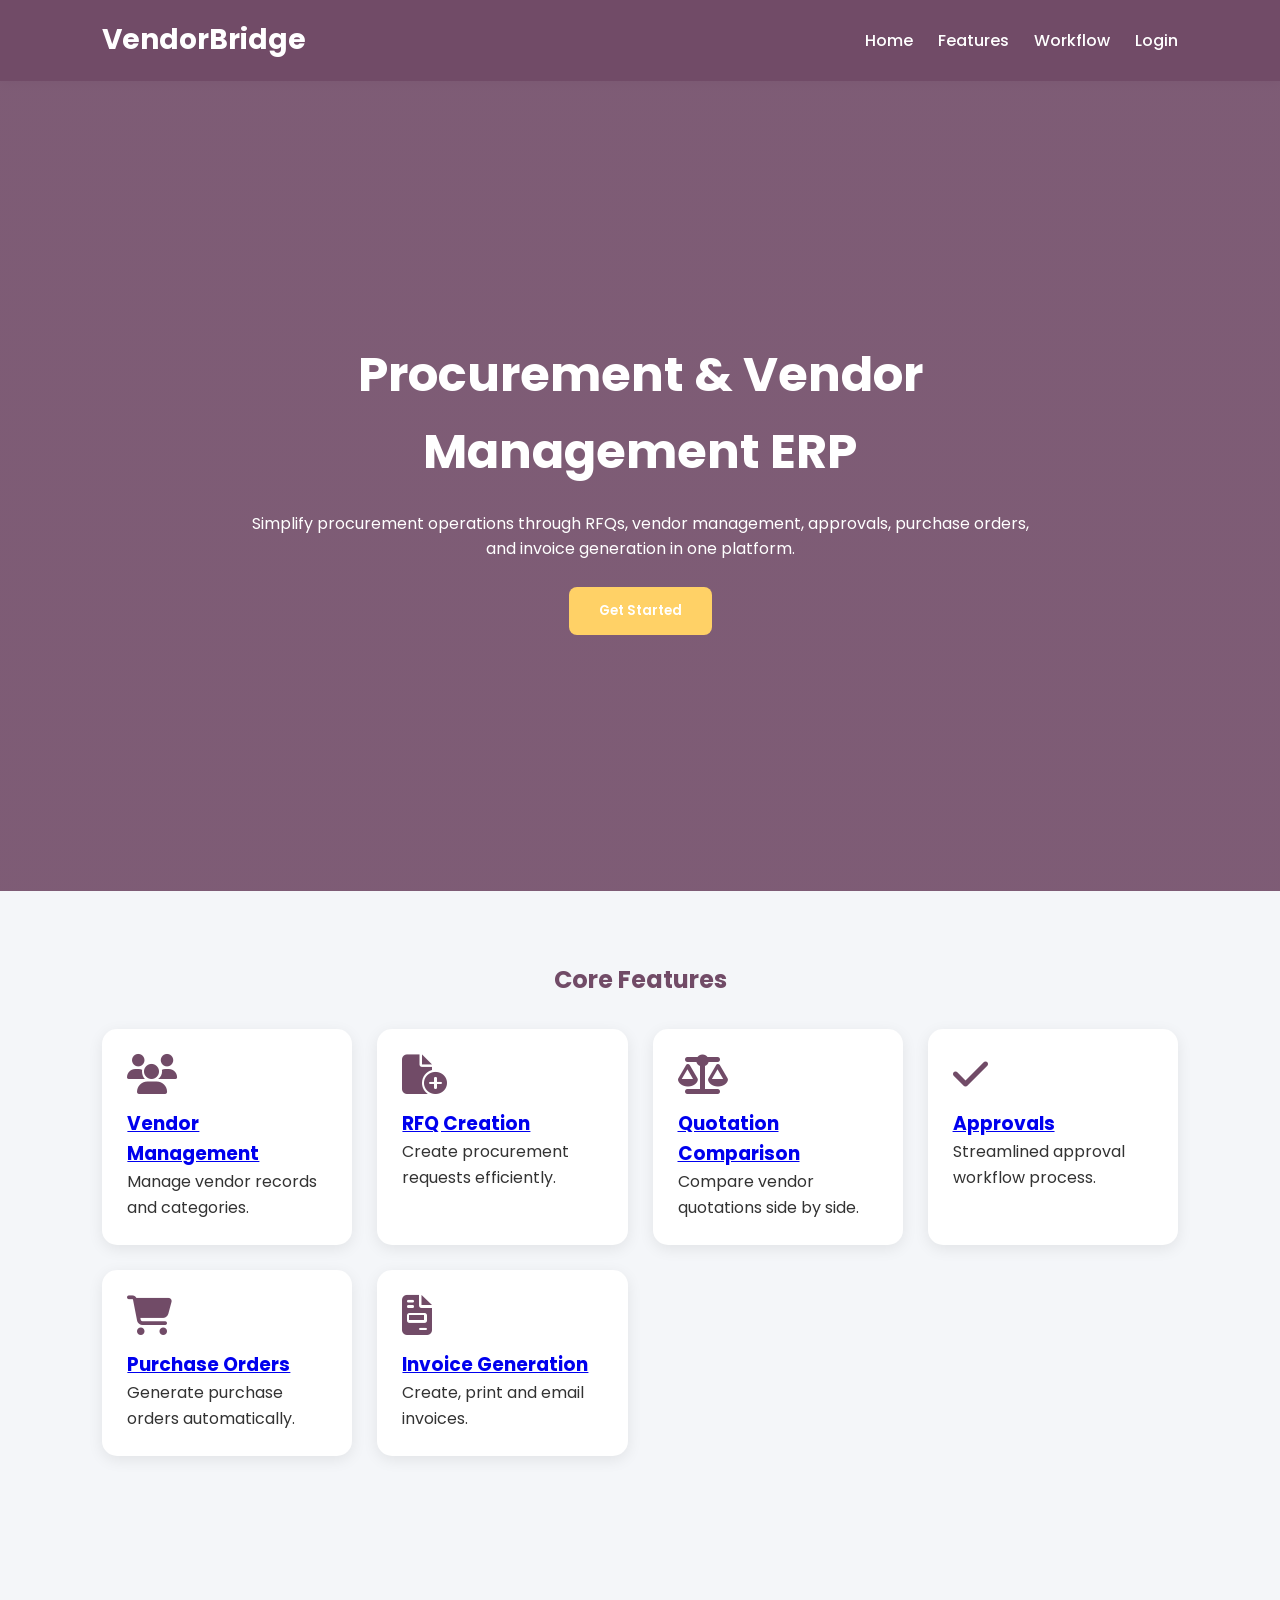
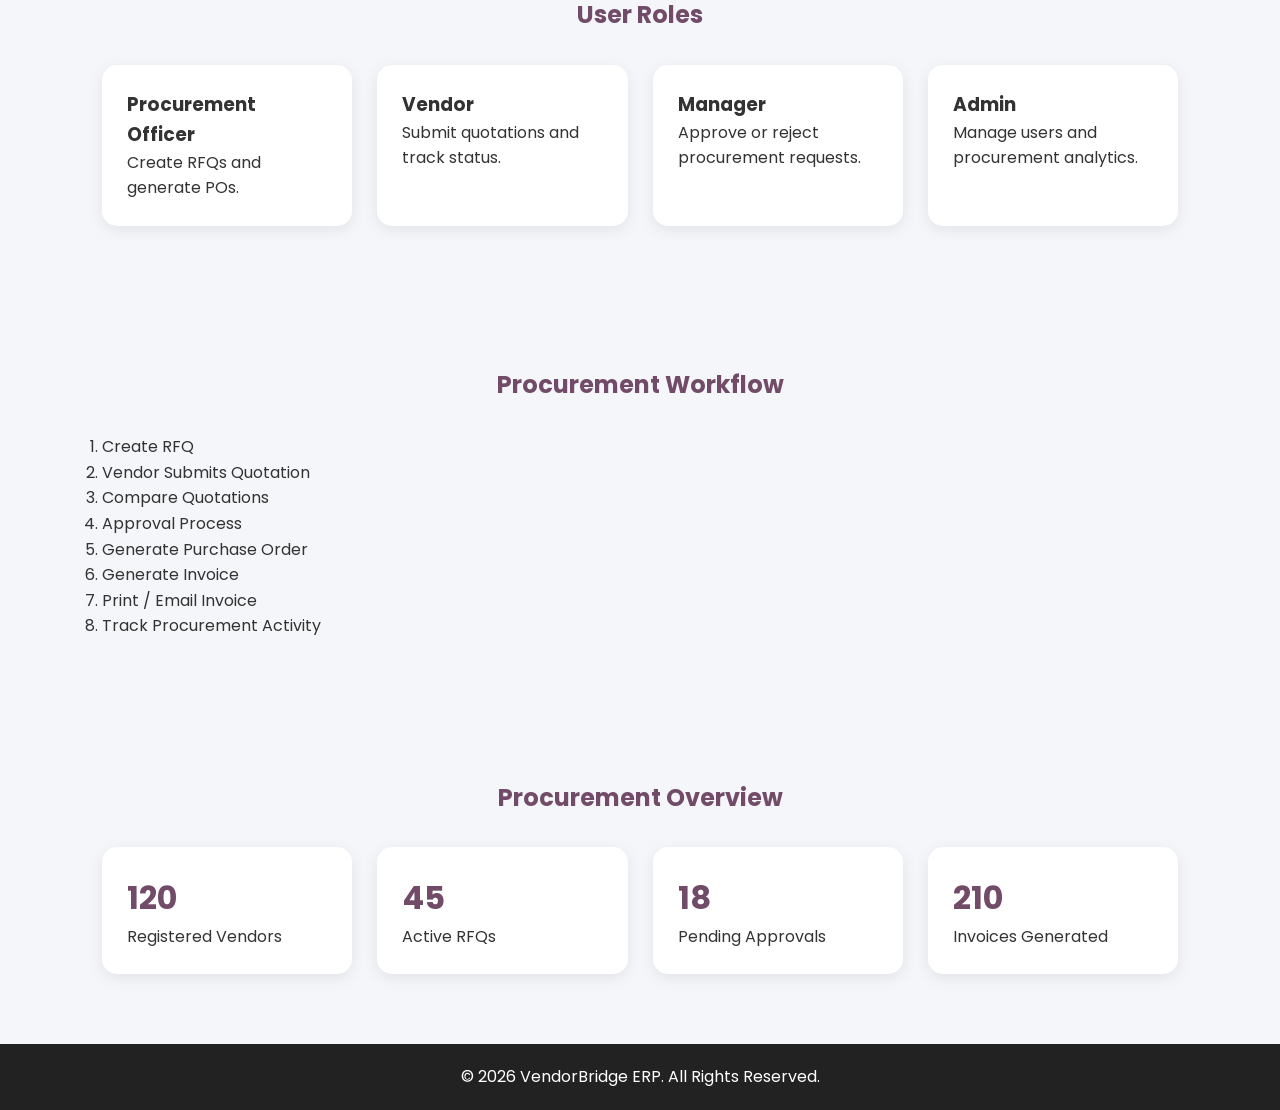
<file: index.html>
<!DOCTYPE html>
<html lang="en">
<head>
    <meta charset="UTF-8">
    <meta name="viewport" content="width=device-width, initial-scale=1.0">
    <title>VendorBridge ERP</title>

    <link rel="stylesheet" href="style.css">

    <link rel="stylesheet"
    href="https://cdnjs.cloudflare.com/ajax/libs/font-awesome/6.5.2/css/all.min.css">
</head>
<body>

    <!-- Navbar -->
    <nav>
        <div class="logo">
            <h2>VendorBridge</h2>
        </div>

        <ul>
            <li><a href="#">Home</a></li>
            <li><a href="#features">Features</a></li>
            <li><a href="#workflow">Workflow</a></li>
            <li><a href="login.html">Login</a></li>
        </ul>
    </nav>

    <!-- Hero Section -->
    <section class="hero">

        <div class="hero-content">

            <h1>
                Procurement & Vendor Management ERP
            </h1>

            <p>
                Simplify procurement operations through RFQs,
                vendor management, approvals, purchase orders,
                and invoice generation in one platform.
            </p>

            <a href="login.html">
                <button>Get Started</button>
            </a>

        </div>

    </section>

    <!-- Features -->
    <section id="features">

        <h2>Core Features</h2>

        <div class="feature-container">

            <div class="card">
                <i class="fa-solid fa-users"></i>
                <a href="vendor.html">
                    <h3>Vendor Management</h3>
                </a>
                <p>Manage vendor records and categories.</p>
            </div>

            <div class="card">
                <i class="fa-solid fa-file-circle-plus"></i>
                <a href="rfq.html">
                    <h3>RFQ Creation</h3>
                </a>
                <p>Create procurement requests efficiently.</p>
            </div>

            <div class="card">
                <i class="fa-solid fa-scale-balanced"></i>
                <a href="quotations.html">
                    <h3>Quotation Comparison</h3>
                </a>
                <p>Compare vendor quotations side by side.</p>
            </div>

            <div class="card">
                <i class="fa-solid fa-check"></i>
                <a href="approval.html">
                    <h3>Approvals</h3>
                </a>
                <p>Streamlined approval workflow process.</p>
            </div>

            <div class="card">
                <i class="fa-solid fa-cart-shopping"></i>
                <a href="purchase-order.html">
                    <h3>Purchase Orders</h3>
                </a>
                <p>Generate purchase orders automatically.</p>
            </div>

            <div class="card">
                <i class="fa-solid fa-file-invoice"></i>
                <a href="invoice.html">
                    <h3>Invoice Generation</h3>
                </a>
                <p>Create, print and email invoices.</p>
            </div>

        </div>

    </section>

    <!-- User Roles -->
    <section class="roles">

        <h2>User Roles</h2>

        <div class="role-container">

            <div class="role-card">
                <h3>Procurement Officer</h3>
                <p>Create RFQs and generate POs.</p>
            </div>

            <div class="role-card">
                <h3>Vendor</h3>
                <p>Submit quotations and track status.</p>
            </div>

            <div class="role-card">
                <h3>Manager</h3>
                <p>Approve or reject procurement requests.</p>
            </div>

            <div class="role-card">
                <h3>Admin</h3>
                <p>Manage users and procurement analytics.</p>
            </div>

        </div>

    </section>

    <!-- Workflow -->
    <section id="workflow">

        <h2>Procurement Workflow</h2>

        <ol>
            <li>Create RFQ</li>
            <li>Vendor Submits Quotation</li>
            <li>Compare Quotations</li>
            <li>Approval Process</li>
            <li>Generate Purchase Order</li>
            <li>Generate Invoice</li>
            <li>Print / Email Invoice</li>
            <li>Track Procurement Activity</li>
        </ol>

    </section>

    <!-- Dashboard Preview -->
    <section class="stats">

        <h2>Procurement Overview</h2>

        <div class="stats-container">

            <div class="stat-card">
                <h3>120</h3>
                <p>Registered Vendors</p>
            </div>

            <div class="stat-card">
                <h3>45</h3>
                <p>Active RFQs</p>
            </div>

            <div class="stat-card">
                <h3>18</h3>
                <p>Pending Approvals</p>
            </div>

            <div class="stat-card">
                <h3>210</h3>
                <p>Invoices Generated</p>
            </div>

        </div>

    </section>

    <!-- Footer -->
    <footer>
        <p>© 2026 VendorBridge ERP. All Rights Reserved.</p>
    </footer>

</body>
</file>
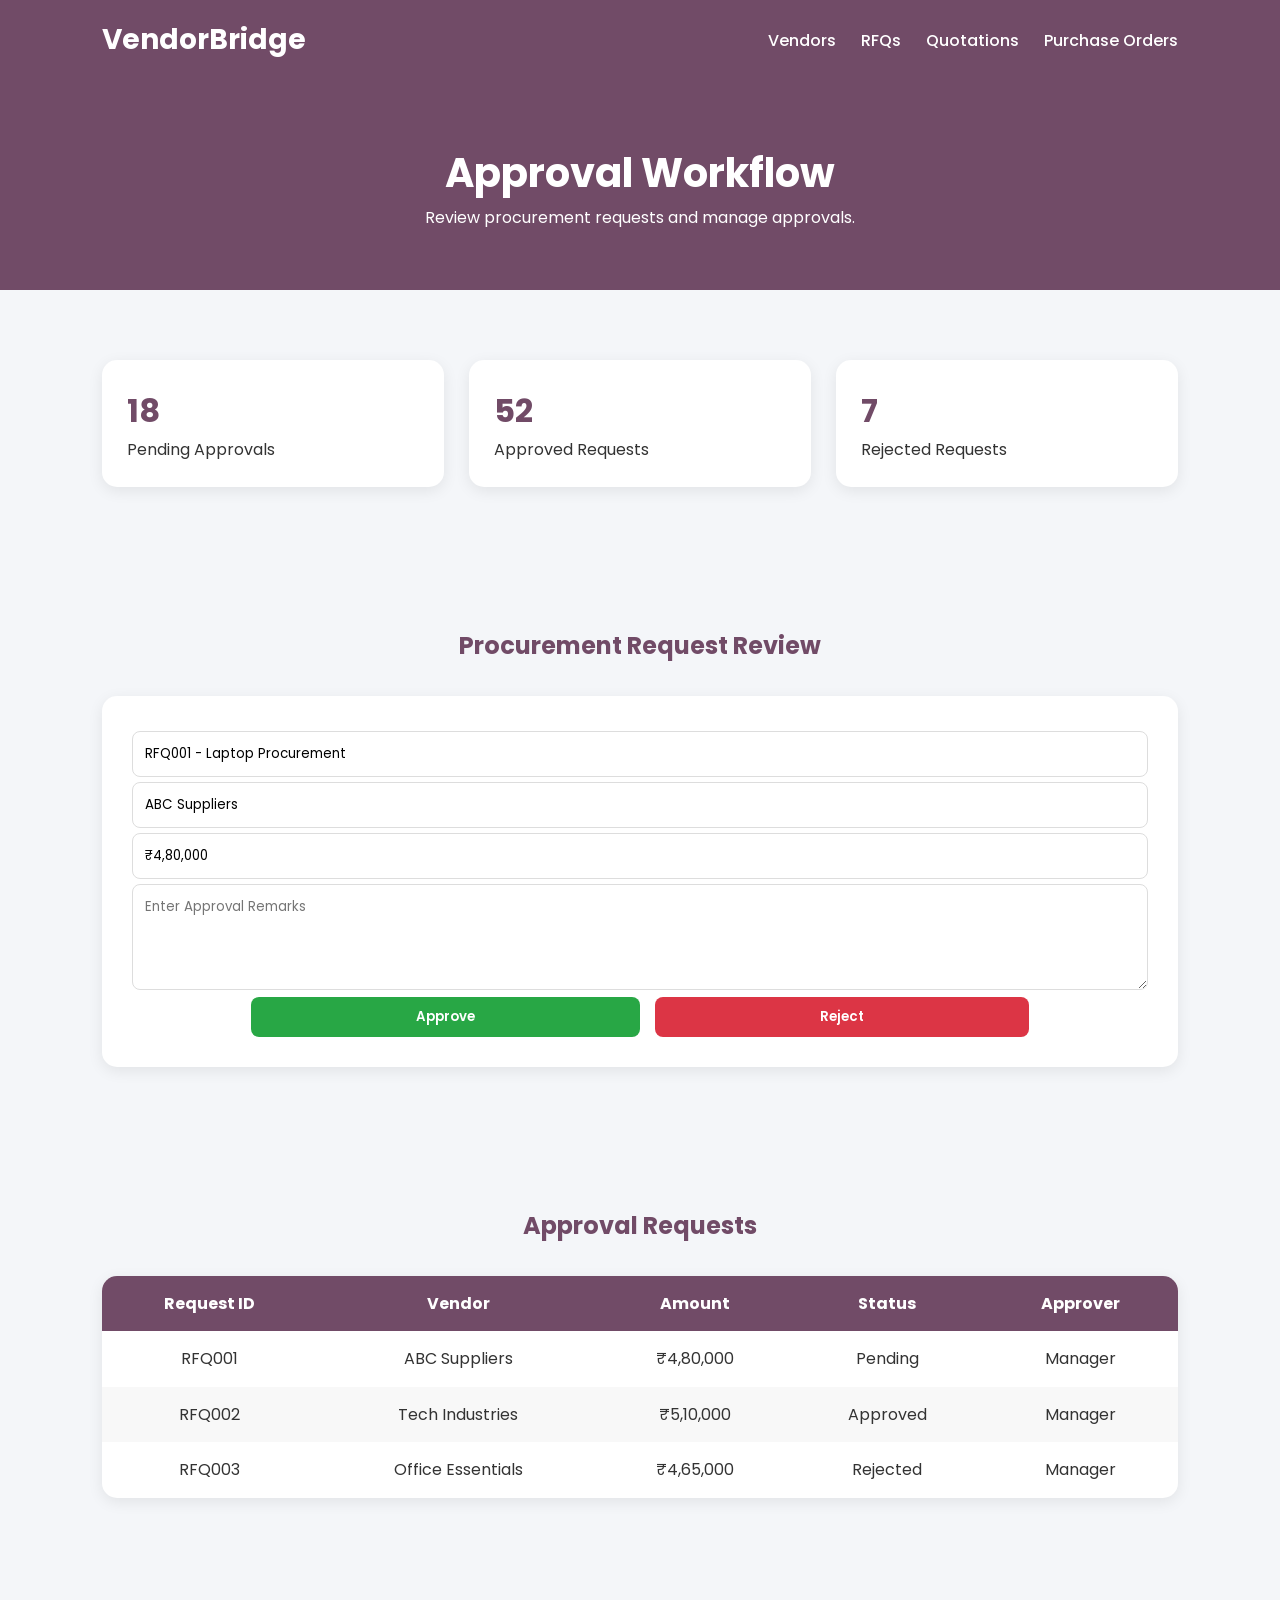
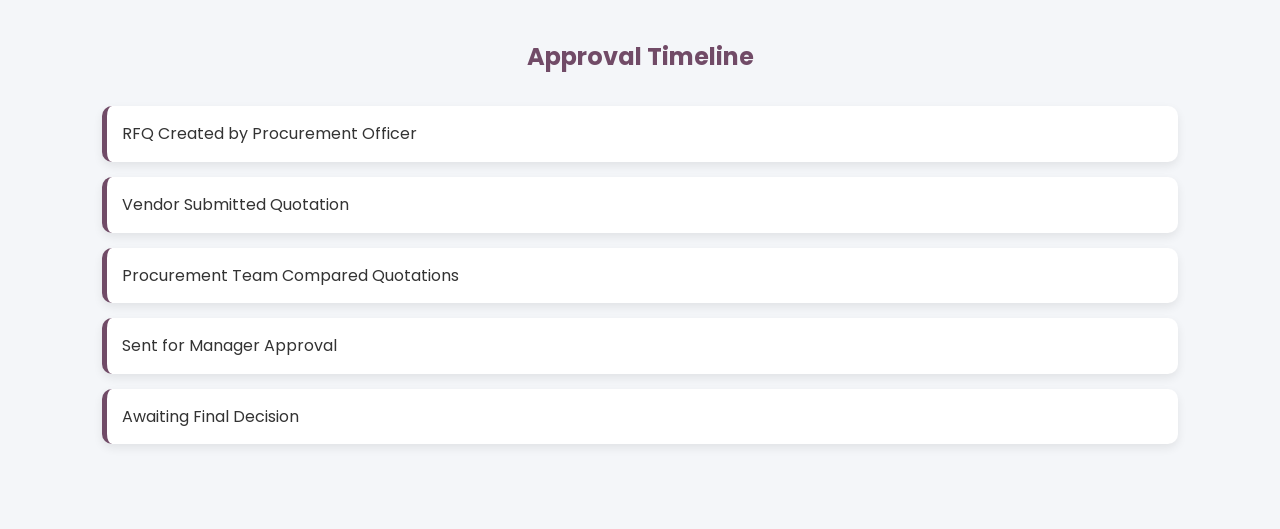
<file: approval.html>
<!DOCTYPE html>
<html lang="en">
<head>
    <meta charset="UTF-8">
    <meta name="viewport" content="width=device-width, initial-scale=1.0">
    <title>Approval Workflow | VendorBridge</title>

    <link rel="stylesheet" href="style.css">

    <link rel="stylesheet"
    href="https://cdnjs.cloudflare.com/ajax/libs/font-awesome/6.5.2/css/all.min.css">
</head>
<body>

    <!-- Navbar -->
    <nav>
        <h2>VendorBridge</h2>

        <ul>
            <li><a href="vendors.html">Vendors</a></li>
            <li><a href="rfq.html">RFQs</a></li>
            <li><a href="quotations.html">Quotations</a></li>
            <li><a href="purchase-order.html">Purchase Orders</a></li>
        </ul>
    </nav>

    <!-- Header -->
    <section class="page-header">

        <h1>Approval Workflow</h1>

        <p>
            Review procurement requests and manage approvals.
        </p>

    </section>

    <!-- Statistics -->
    <section class="approval-stats">

        <div class="stat-card">
            <h3>18</h3>
            <p>Pending Approvals</p>
        </div>

        <div class="stat-card">
            <h3>52</h3>
            <p>Approved Requests</p>
        </div>

        <div class="stat-card">
            <h3>7</h3>
            <p>Rejected Requests</p>
        </div>

    </section>

    <!-- Approval Request -->
    <section class="approval-form-section">

        <h2>Procurement Request Review</h2>

        <form class="approval-form">

            <input
                type="text"
                value="RFQ001 - Laptop Procurement"
                readonly>

            <input
                type="text"
                value="ABC Suppliers"
                readonly>

            <input
                type="text"
                value="₹4,80,000"
                readonly>

            <textarea
                rows="4"
                placeholder="Enter Approval Remarks"></textarea>

            <div class="approval-buttons">

                <button type="button">
                    Approve
                </button>

                <button type="button">
                    Reject
                </button>

            </div>

        </form>

    </section>

    <!-- Approval Status Table -->
    <section class="approval-table-section">

        <h2>Approval Requests</h2>

        <table>

            <thead>

                <tr>
                    <th>Request ID</th>
                    <th>Vendor</th>
                    <th>Amount</th>
                    <th>Status</th>
                    <th>Approver</th>
                </tr>

            </thead>

            <tbody>

                <tr>
                    <td>RFQ001</td>
                    <td>ABC Suppliers</td>
                    <td>₹4,80,000</td>
                    <td>Pending</td>
                    <td>Manager</td>
                </tr>

                <tr>
                    <td>RFQ002</td>
                    <td>Tech Industries</td>
                    <td>₹5,10,000</td>
                    <td>Approved</td>
                    <td>Manager</td>
                </tr>

                <tr>
                    <td>RFQ003</td>
                    <td>Office Essentials</td>
                    <td>₹4,65,000</td>
                    <td>Rejected</td>
                    <td>Manager</td>
                </tr>

            </tbody>

        </table>

    </section>

    <!-- Approval Timeline -->
    <section class="timeline-section">

        <h2>Approval Timeline</h2>

        <ul>

            <li>
                RFQ Created by Procurement Officer
            </li>

            <li>
                Vendor Submitted Quotation
            </li>

            <li>
                Procurement Team Compared Quotations
            </li>

            <li>
                Sent for Manager Approval
            </li>

            <li>
                Awaiting Final Decision
            </li>

        </ul>

    </section>

</body>
</html>
</file>
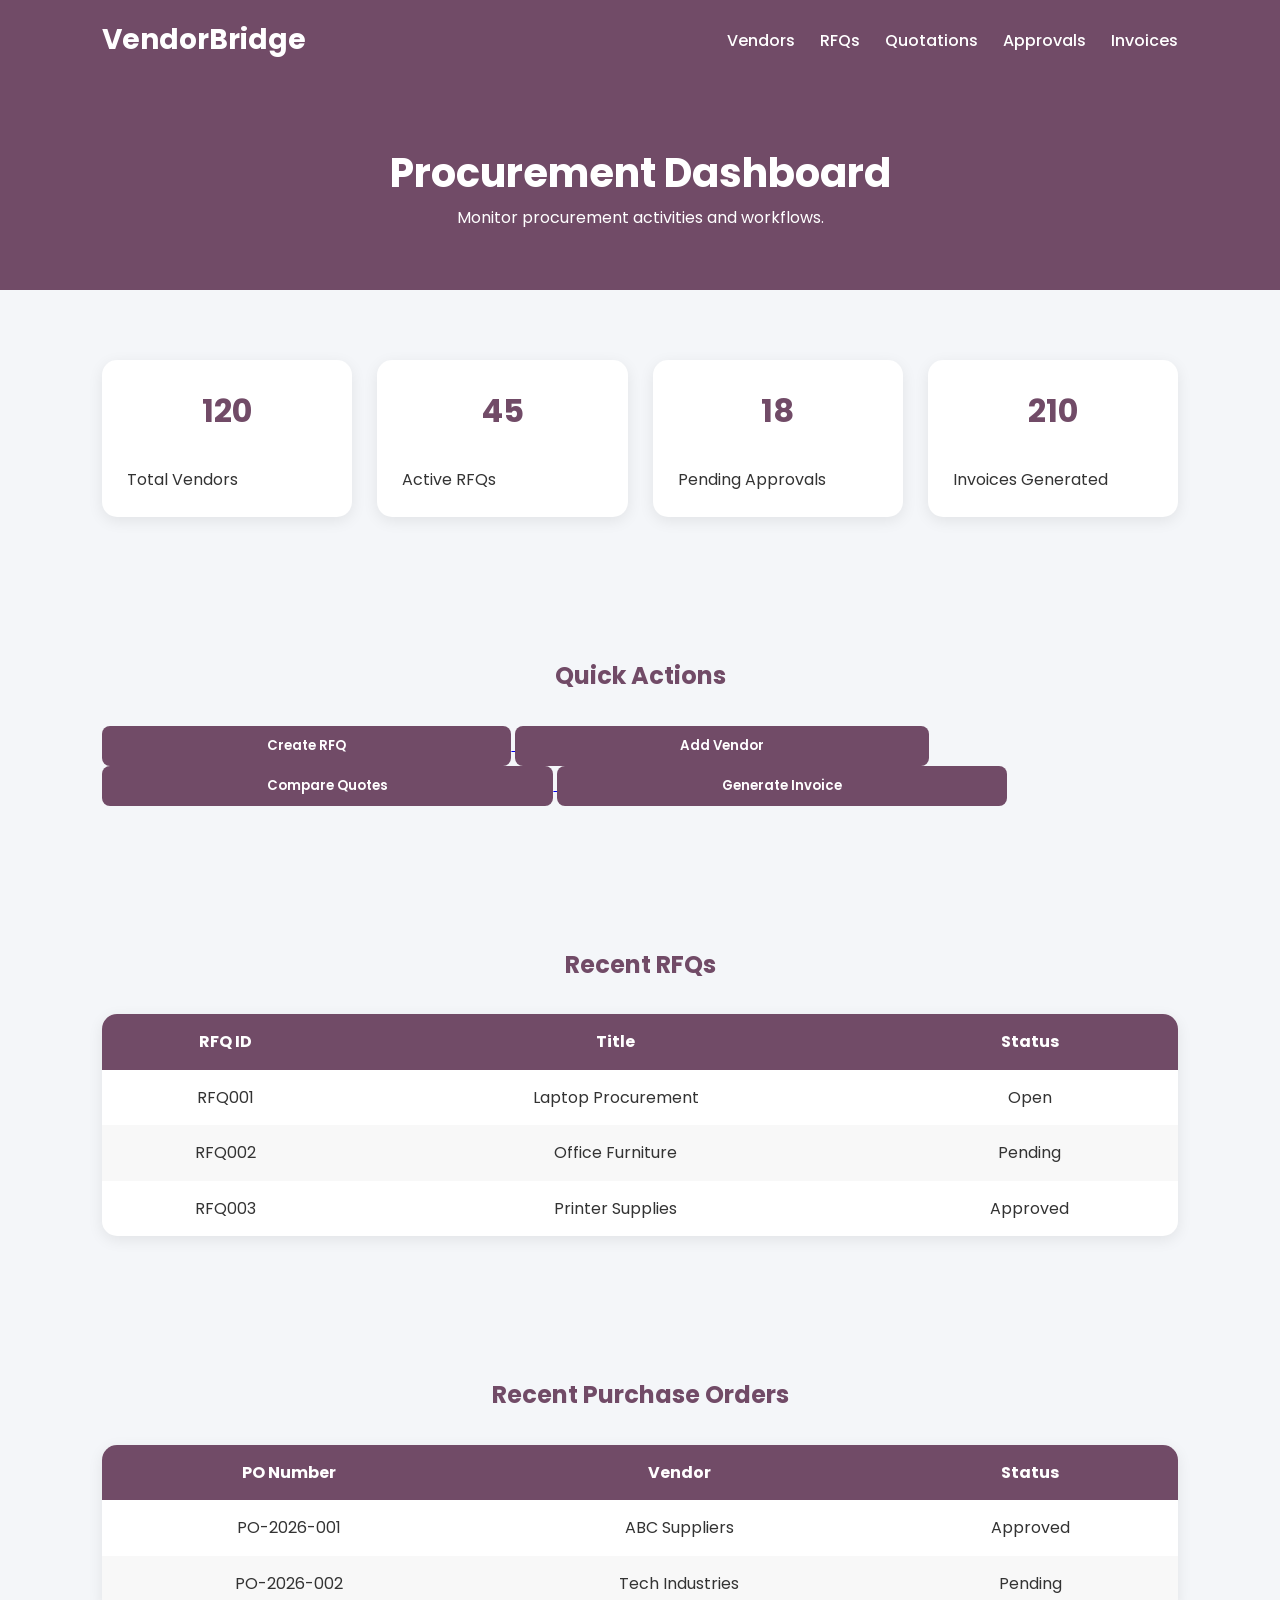
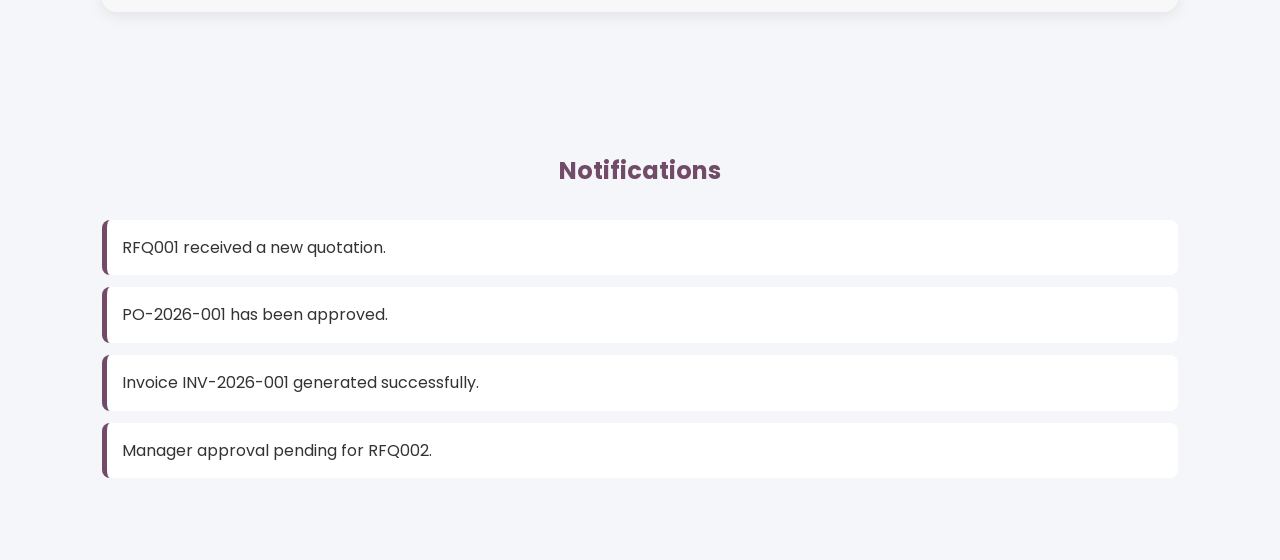
<file: dashboard.html>
<!DOCTYPE html>
<html lang="en">
<head>
    <meta charset="UTF-8">
    <meta name="viewport" content="width=device-width, initial-scale=1.0">
    <title>Dashboard | VendorBridge</title>

    <link rel="stylesheet" href="style.css">

    <link rel="stylesheet"
    href="https://cdnjs.cloudflare.com/ajax/libs/font-awesome/6.5.2/css/all.min.css">
</head>
<body>

    <!-- Navbar -->

    <nav>
        <h2>VendorBridge</h2>

        <ul>
            <li><a href="vendors.html">Vendors</a></li>
            <li><a href="rfq.html">RFQs</a></li>
            <li><a href="quotations.html">Quotations</a></li>
            <li><a href="approval.html">Approvals</a></li>
            <li><a href="invoice.html">Invoices</a></li>
        </ul>
    </nav>

    <!-- Header -->

    <section class="dashboard-header">

        <h1>Procurement Dashboard</h1>

        <p>
            Monitor procurement activities and workflows.
        </p>

    </section>

    <!-- Analytics Cards -->

    <section class="dashboard-cards">

        <div class="stat-card">
            <h2>120</h2>
            <p>Total Vendors</p>
        </div>

        <div class="stat-card">
            <h2>45</h2>
            <p>Active RFQs</p>
        </div>

        <div class="stat-card">
            <h2>18</h2>
            <p>Pending Approvals</p>
        </div>

        <div class="stat-card">
            <h2>210</h2>
            <p>Invoices Generated</p>
        </div>

    </section>

    <!-- Quick Actions -->

    <section class="quick-actions">

        <h2>Quick Actions</h2>

        <div class="action-buttons">

            <a href="rfq.html">
                <button>Create RFQ</button>
            </a>

            <a href="vendor.html">
                <button>Add Vendor</button>
            </a>    

            <a href="quotations.html">
                <button>Compare Quotes</button>
            </a>

            <a href="invoice.html">
                <button>Generate Invoice</button>
            </a>

        </div>

    </section>

    <!-- Recent RFQs -->

    <section class="recent-section">

        <h2>Recent RFQs</h2>

        <table>

            <thead>
                <tr>
                    <th>RFQ ID</th>
                    <th>Title</th>
                    <th>Status</th>
                </tr>
            </thead>

            <tbody>

                <tr>
                    <td>RFQ001</td>
                    <td>Laptop Procurement</td>
                    <td>Open</td>
                </tr>

                <tr>
                    <td>RFQ002</td>
                    <td>Office Furniture</td>
                    <td>Pending</td>
                </tr>

                <tr>
                    <td>RFQ003</td>
                    <td>Printer Supplies</td>
                    <td>Approved</td>
                </tr>

            </tbody>

        </table>

    </section>

    <!-- Recent Purchase Orders -->

    <section class="recent-section">

        <h2>Recent Purchase Orders</h2>

        <table>

            <thead>
                <tr>
                    <th>PO Number</th>
                    <th>Vendor</th>
                    <th>Status</th>
                </tr>
            </thead>

            <tbody> 

                <tr>
                    <td>PO-2026-001</td>
                    <td>ABC Suppliers</td>
                    <td>Approved</td>
                </tr>

                <tr>
                    <td>PO-2026-002</td>
                    <td>Tech Industries</td>
                    <td>Pending</td>
                </tr>

            </tbody>

        </table>

    </section>

    <!-- Notifications -->

    <section class="notifications">

        <h2>Notifications</h2>

        <ul>
            <li>RFQ001 received a new quotation.</li>
            <li>PO-2026-001 has been approved.</li>
            <li>Invoice INV-2026-001 generated successfully.</li>
            <li>Manager approval pending for RFQ002.</li>
        </ul>

    </section>

</body>
</html>
</file>
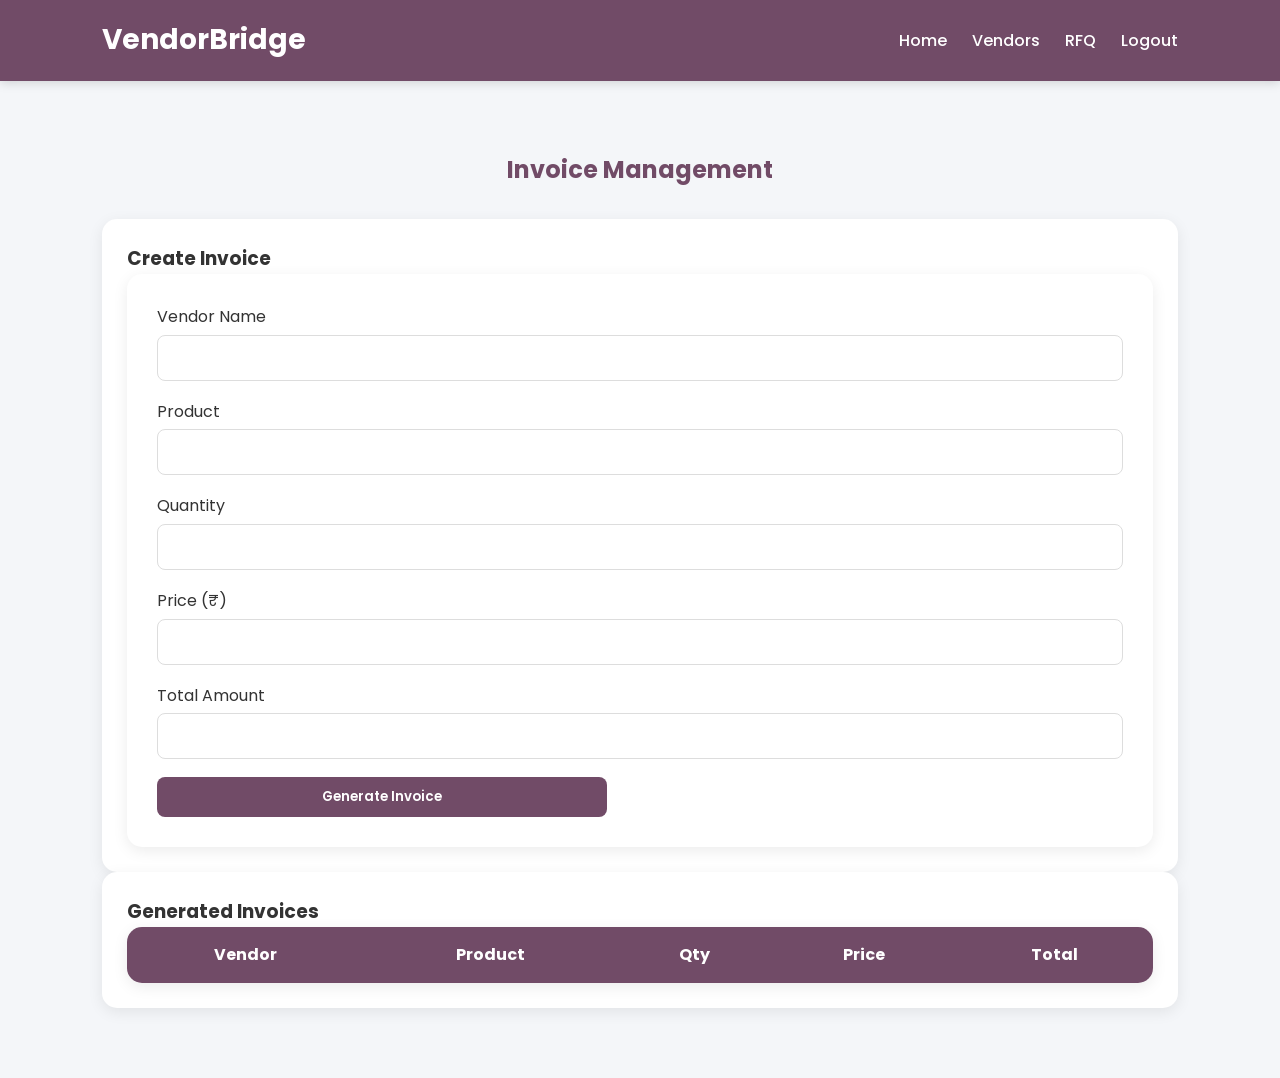
<file: invoice.html>
<!DOCTYPE html>
<html lang="en">
<head>
    <meta charset="UTF-8">
    <meta name="viewport" content="width=device-width, initial-scale=1.0">
    <title>Invoice - VendorBridge</title>

    <link rel="stylesheet" href="style.css">

    <link rel="stylesheet"
    href="https://cdnjs.cloudflare.com/ajax/libs/font-awesome/6.5.2/css/all.min.css">
</head>
<body>

<!-- Navbar -->
<nav>
    <div class="logo">
        <h2>VendorBridge</h2>
    </div>

    <ul>
        <li><a href="index.html">Home</a></li>
        <li><a href="vendor.html">Vendors</a></li>
        <li><a href="#">RFQ</a></li>
        <li><a href="login.html">Logout</a></li>
    </ul>
</nav>

<!-- Invoice Section -->
<section class="vendor-section">

    <h2>Invoice Management</h2>

    <!-- Create Invoice -->
    <div class="vendor-form-card">

        <h3>Create Invoice</h3>

        <form id="invoiceForm">

            <div class="input-group">
                <label>Vendor Name</label>
                <input type="text" id="vendor" required>
            </div>

            <div class="input-group">
                <label>Product</label>
                <input type="text" id="product" required>
            </div>

            <div class="input-group">
                <label>Quantity</label>
                <input type="number" id="qty" required>
            </div>

            <div class="input-group">
                <label>Price (₹)</label>
                <input type="number" id="price" required>
            </div>

            <div class="input-group">
                <label>Total Amount</label>
                <input type="number" id="total" readonly>
            </div>

            <button type="submit" class="login-btn">
                Generate Invoice
            </button>

        </form>

    </div>

    <!-- Invoice List -->
    <div class="vendor-list-card">

        <h3>Generated Invoices</h3>

        <table>

            <thead>
                <tr>
                    <th>Vendor</th>
                    <th>Product</th>
                    <th>Qty</th>
                    <th>Price</th>
                    <th>Total</th>
                </tr>
            </thead>

            <tbody id="invoiceTable">
            </tbody>

        </table>

    </div>

</section>

<script>

const form = document.getElementById("invoiceForm");
const table = document.getElementById("invoiceTable");

const qtyInput = document.getElementById("qty");
const priceInput = document.getElementById("price");
const totalInput = document.getElementById("total");

// Auto calculate total
function calculateTotal() {
    const qty = qtyInput.value || 0;
    const price = priceInput.value || 0;
    totalInput.value = qty * price;
}

qtyInput.addEventListener("input", calculateTotal);
priceInput.addEventListener("input", calculateTotal);

// Load existing invoices
window.onload = () => {
    const invoices = JSON.parse(localStorage.getItem("invoices")) || [];
    invoices.forEach(addInvoice);
};

form.addEventListener("submit", function(e) {
    e.preventDefault();

    const invoice = {
        vendor: document.getElementById("vendor").value,
        product: document.getElementById("product").value,
        qty: qtyInput.value,
        price: priceInput.value,
        total: totalInput.value
    };

    addInvoice(invoice);

    let invoices = JSON.parse(localStorage.getItem("invoices")) || [];
    invoices.push(invoice);
    localStorage.setItem("invoices", JSON.stringify(invoices));

    form.reset();
    totalInput.value = "";
});

function addInvoice(inv) {
    const row = `
        <tr>
            <td>${inv.vendor}</td>
            <td>${inv.product}</td>
            <td>${inv.qty}</td>
            <td>₹${inv.price}</td>
            <td>₹${inv.total}</td>
        </tr>
    `;
    table.innerHTML += row;
}

</script>

</body>
</html>
</file>
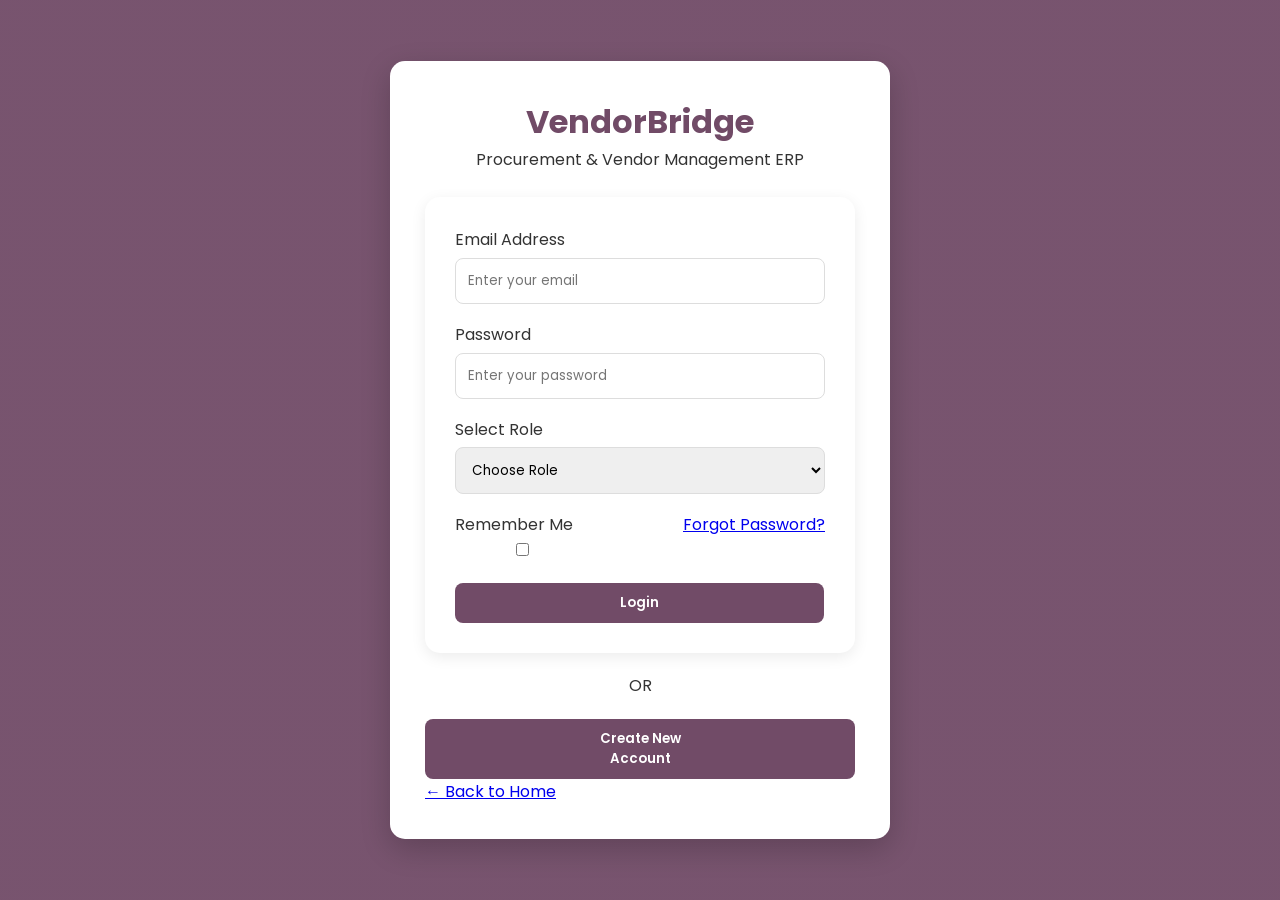
<file: login.html>
<!DOCTYPE html>
<html lang="en">
<head>
    <meta charset="UTF-8">
    <meta name="viewport" content="width=device-width, initial-scale=1.0">
    <title>VendorBridge Login</title>

    <link rel="stylesheet" href="style.css">
    <link rel="stylesheet" href="https://cdnjs.cloudflare.com/ajax/libs/font-awesome/6.5.2/css/all.min.css">
</head>
<body>

    <div class="login-container">
        <div class="login-card">

            <div class="login-header">
                <h1>VendorBridge</h1>
                <p>Procurement & Vendor Management ERP</p>
            </div>

            <form id="loginForm">

                <div class="input-group">
                    <label>Email Address</label>
                    <input
                        type="email"
                        id="email"
                        placeholder="Enter your email"
                        required>
                </div>

                <div class="input-group">
                    <label>Password</label>
                    <input
                        type="password"
                        id="password"
                        placeholder="Enter your password"
                        required>
                </div>

                <div class="input-group">
                    <label>Select Role</label>
                    <select id="role" required>
                        <option value="">Choose Role</option>
                        <option value="admin">Admin</option>
                        <option value="manager">Manager / Approver</option>
                        <option value="procurement">Procurement Officer</option>
                        <option value="vendor">Vendor</option>
                    </select>
                </div>

                <div class="options">
                    <label>
                         Remember Me <input type="checkbox" id="rememberMe">
                    </label>
                    <a href="#">Forgot Password?</a>
                </div>

                <button type="submit" class="login-btn">
                    Login
                </button>

            </form>

            <div class="divider">
                <span>OR</span>
            </div>

            <button type="button" class="signup-btn" onclick="window.location.href='newaccount.html'">
                Create New Account
            </button>

            <div class="footer-links">
                <a href="index.html">← Back to Home</a>
            </div>

        </div>
    </div>

    <script>
        const loginForm = document.getElementById('loginForm');

        loginForm.addEventListener('submit', async function(e) {
            // 1. Prevent the form from refreshing the page
            e.preventDefault();

            // 2. Grab the values from the inputs
            const email = document.getElementById('email').value;
            const password = document.getElementById('password').value;
            const role = document.getElementById('role').value;

            console.log("Attempting login for:", email, role);

            // 3. (Optional) Here is where you will eventually put your fetch() 
            // request to your Node.js backend to verify the user.
            /*
            const response = await fetch('http://localhost:5000/api/login', {
                method: 'POST',
                headers: { 'Content-Type': 'application/json' },
                body: JSON.stringify({ email, password, role })
            });
            if (!response.ok) return alert('Invalid credentials');
            */

            // 4. Redirect to dashboard upon successful "login"
            window.location.href = 'dashboard.html';
        });
    </script>

</body>
</html>
</file>
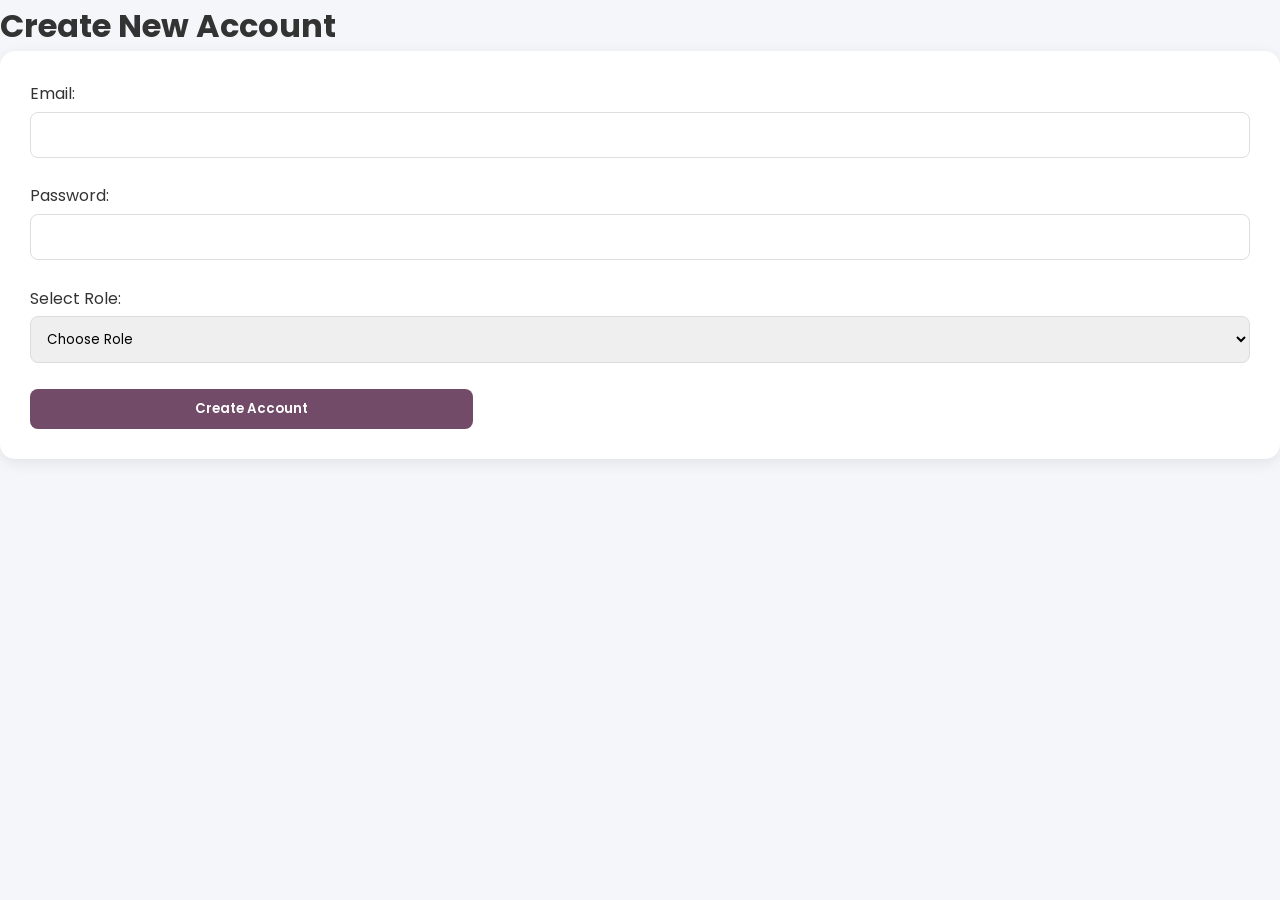
<file: newaccount.html>
<!DOCTYPE html>
<html lang="en">
<head>
    <meta charset="UTF-8">
    <meta name="viewport" content="width=device-width, initial-scale=1.0">
    <title>Create New Account</title>
    <link rel="stylesheet" href="style.css">
</head>
<body>
    <h1>Create New Account</h1>
    <form>
        <label for="email">Email:</label>
        <input type="email" id="email" name="email" required><br><br>

        <label for="password">Password:</label>
        <input type="password" id="password" name="password" required><br><br>

        <label for="role">Select Role:</label>
        <select id="role" name="role" required>
            <option value="">Choose Role</option>
            <option>Admin</option>
            <option>Manager / Approver</option>
            <option>Procurement Officer</option>
            <option>Vendor</option>
        </select><br><br>

        <a href="dashboard.html">
            <button type="submit">Create Account</button>
        </a>
    </form>
</body> 
</html>
</file>
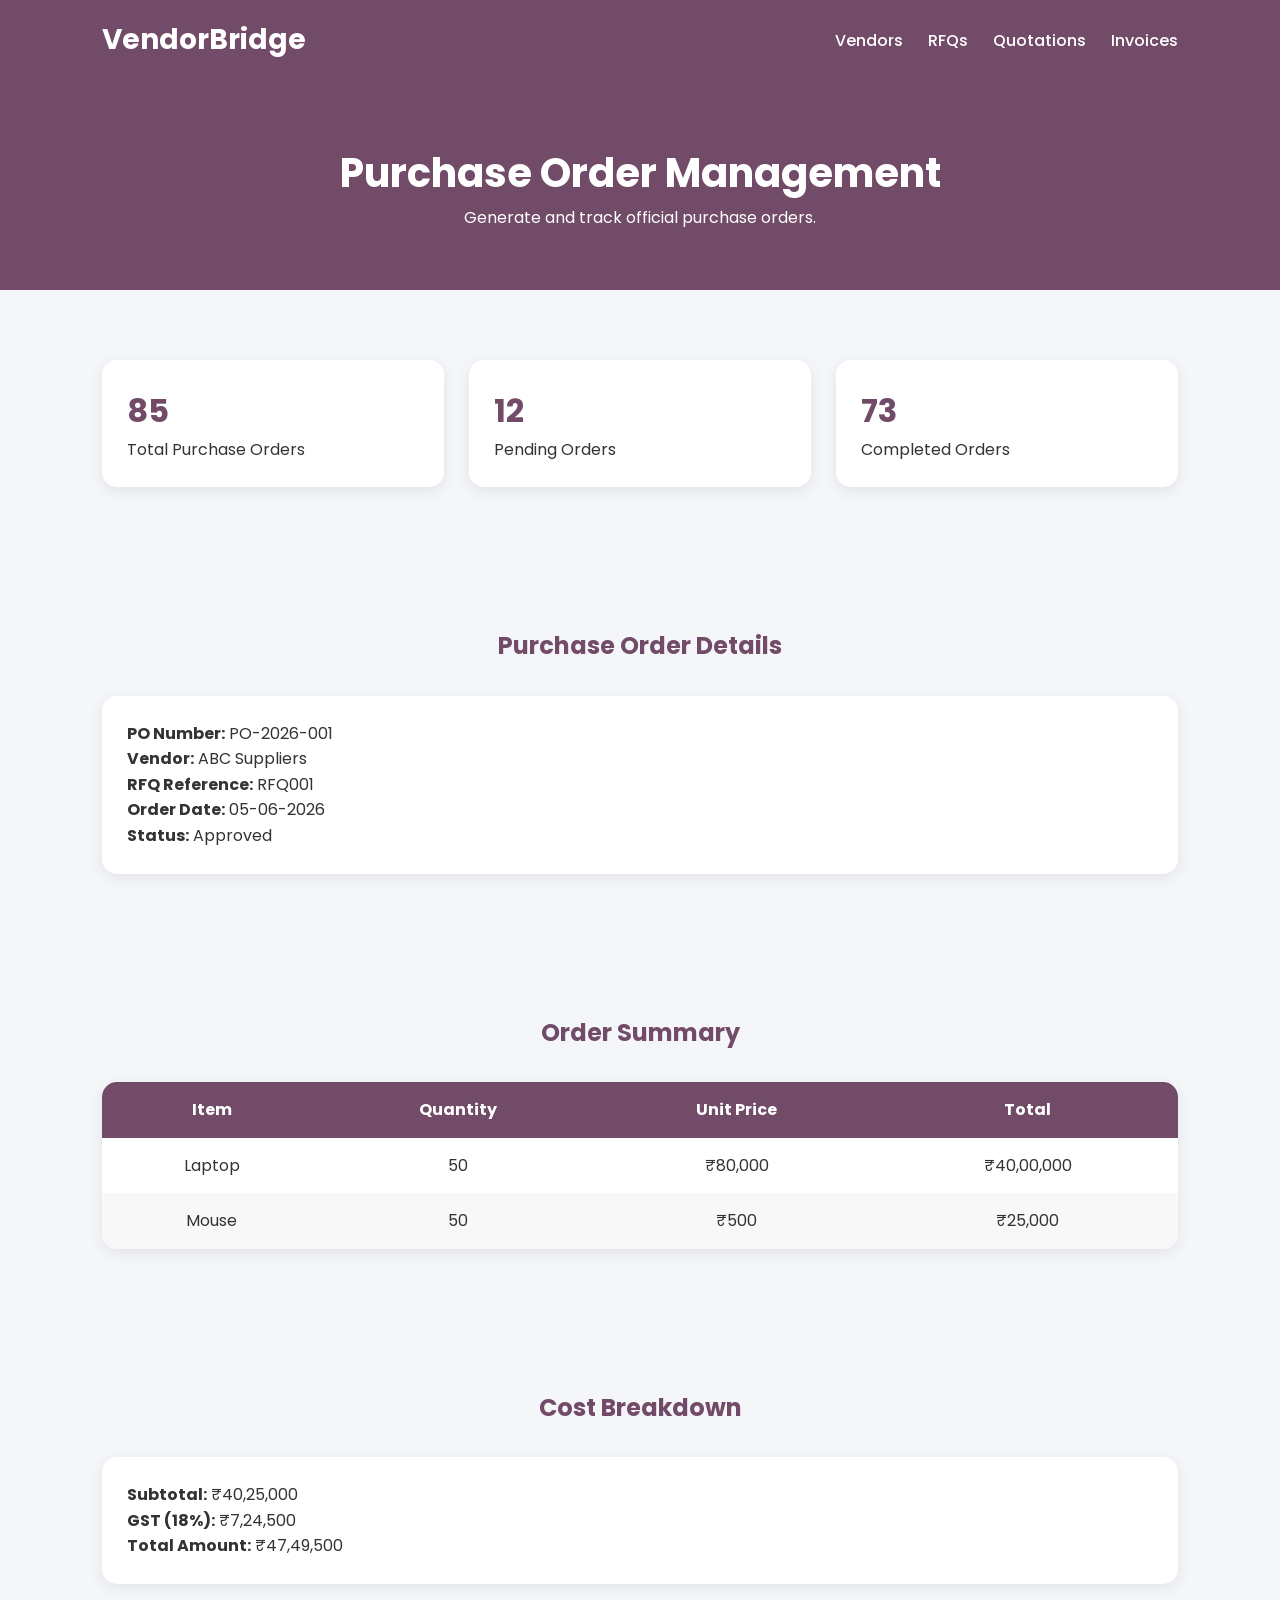
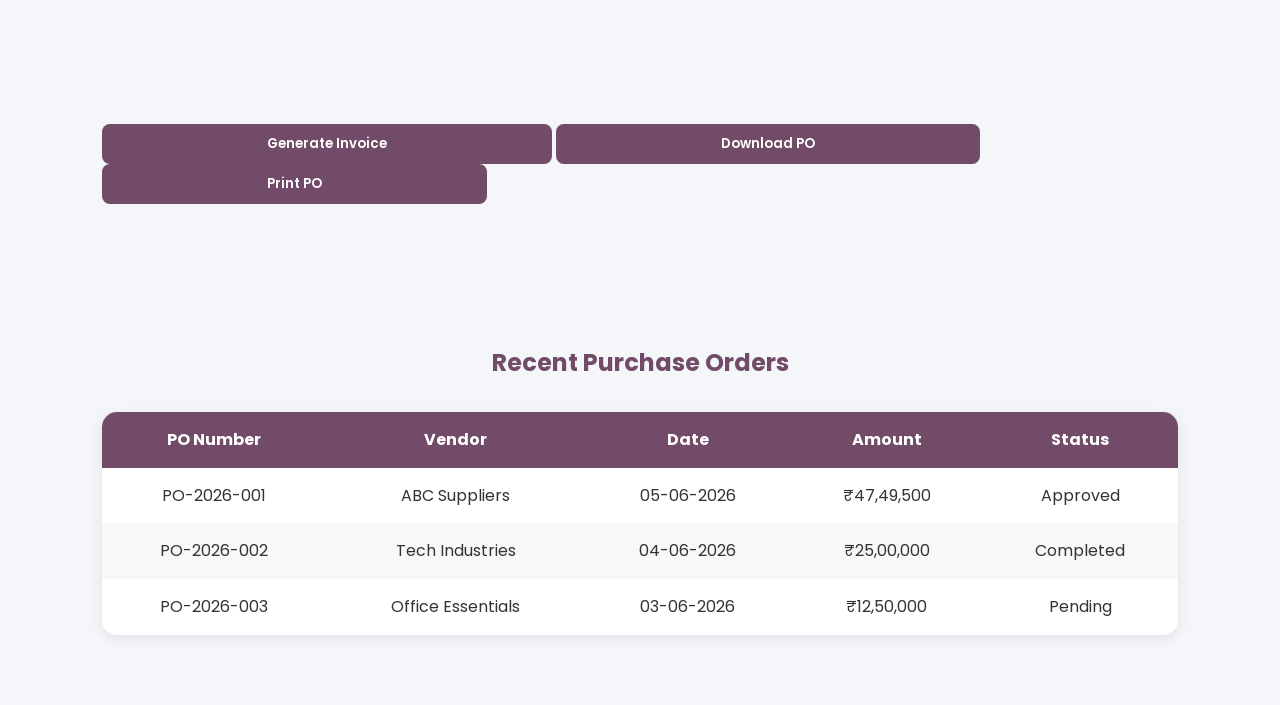
<file: purchase-order.html>
<!DOCTYPE html>
<html lang="en">
<head>
    <meta charset="UTF-8">
    <meta name="viewport" content="width=device-width, initial-scale=1.0">
    <title>Purchase Orders | VendorBridge</title>

    <link rel="stylesheet" href="style.css">

    <link rel="stylesheet"
    href="https://cdnjs.cloudflare.com/ajax/libs/font-awesome/6.5.2/css/all.min.css">
</head>
<body>

    <!-- Navbar -->
    <nav>
        <h2>VendorBridge</h2>

        <ul>
            <li><a href="vendors.html">Vendors</a></li>
            <li><a href="rfq.html">RFQs</a></li>
            <li><a href="quotations.html">Quotations</a></li>
            <li><a href="invoice.html">Invoices</a></li>
        </ul>
    </nav>

    <!-- Header -->
    <section class="page-header">

        <h1>Purchase Order Management</h1>

        <p>
            Generate and track official purchase orders.
        </p>

    </section>

    <!-- Stats -->
    <section class="po-stats">

        <div class="stat-card">
            <h3>85</h3>
            <p>Total Purchase Orders</p>
        </div>

        <div class="stat-card">
            <h3>12</h3>
            <p>Pending Orders</p>
        </div>

        <div class="stat-card">
            <h3>73</h3>
            <p>Completed Orders</p>
        </div>

    </section>

    <!-- Purchase Order Details -->
    <section class="po-section">

        <h2>Purchase Order Details</h2>

        <div class="po-card">

            <p><strong>PO Number:</strong> PO-2026-001</p>

            <p><strong>Vendor:</strong> ABC Suppliers</p>

            <p><strong>RFQ Reference:</strong> RFQ001</p>

            <p><strong>Order Date:</strong> 05-06-2026</p>

            <p><strong>Status:</strong> Approved</p>

        </div>

    </section>

    <!-- Order Summary -->
    <section class="order-summary">

        <h2>Order Summary</h2>

        <table>

            <thead>

                <tr>
                    <th>Item</th>
                    <th>Quantity</th>
                    <th>Unit Price</th>
                    <th>Total</th>
                </tr>

            </thead>

            <tbody>

                <tr>
                    <td>Laptop</td>
                    <td>50</td>
                    <td>₹80,000</td>
                    <td>₹40,00,000</td>
                </tr>

                <tr>
                    <td>Mouse</td>
                    <td>50</td>
                    <td>₹500</td>
                    <td>₹25,000</td>
                </tr>

            </tbody>

        </table>

    </section>

    <!-- Cost Breakdown -->
    <section class="cost-breakdown">

        <h2>Cost Breakdown</h2>

        <div class="cost-card">

            <p><strong>Subtotal:</strong> ₹40,25,000</p>

            <p><strong>GST (18%):</strong> ₹7,24,500</p>

            <p><strong>Total Amount:</strong> ₹47,49,500</p>

        </div>

    </section>

    <!-- Action Buttons -->
    <section class="po-actions">

        <button>
            Generate Invoice
        </button>

        <button>
            Download PO
        </button>

        <button>
            Print PO
        </button>

    </section>

    <!-- Purchase Order List -->
    <section class="po-table-section">

        <h2>Recent Purchase Orders</h2>

        <table>

            <thead>

                <tr>
                    <th>PO Number</th>
                    <th>Vendor</th>
                    <th>Date</th>
                    <th>Amount</th>
                    <th>Status</th>
                </tr>

            </thead>

            <tbody>

                <tr>
                    <td>PO-2026-001</td>
                    <td>ABC Suppliers</td>
                    <td>05-06-2026</td>
                    <td>₹47,49,500</td>
                    <td>Approved</td>
                </tr>

                <tr>
                    <td>PO-2026-002</td>
                    <td>Tech Industries</td>
                    <td>04-06-2026</td>
                    <td>₹25,00,000</td>
                    <td>Completed</td>
                </tr>

                <tr>
                    <td>PO-2026-003</td>
                    <td>Office Essentials</td>
                    <td>03-06-2026</td>
                    <td>₹12,50,000</td>
                    <td>Pending</td>
                </tr>

            </tbody>

        </table>

    </section>

</body>
</html>
</file>
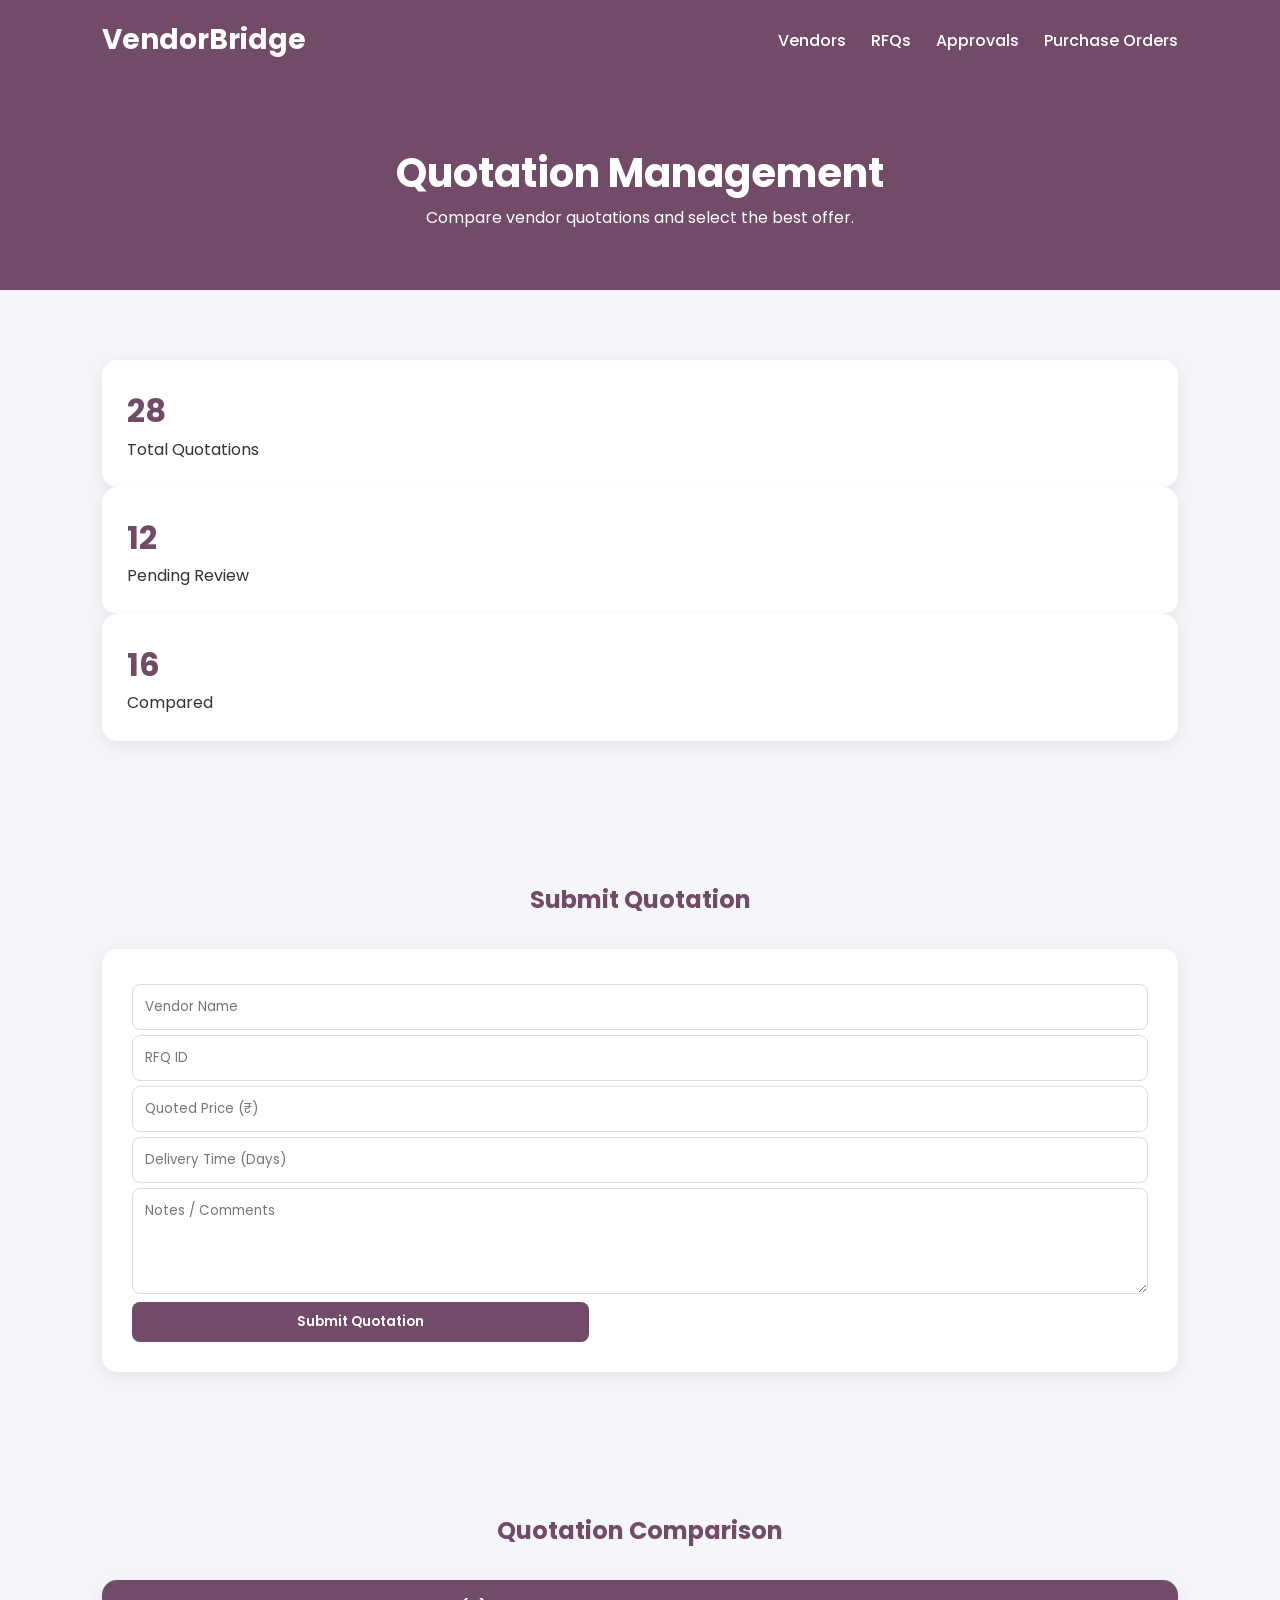
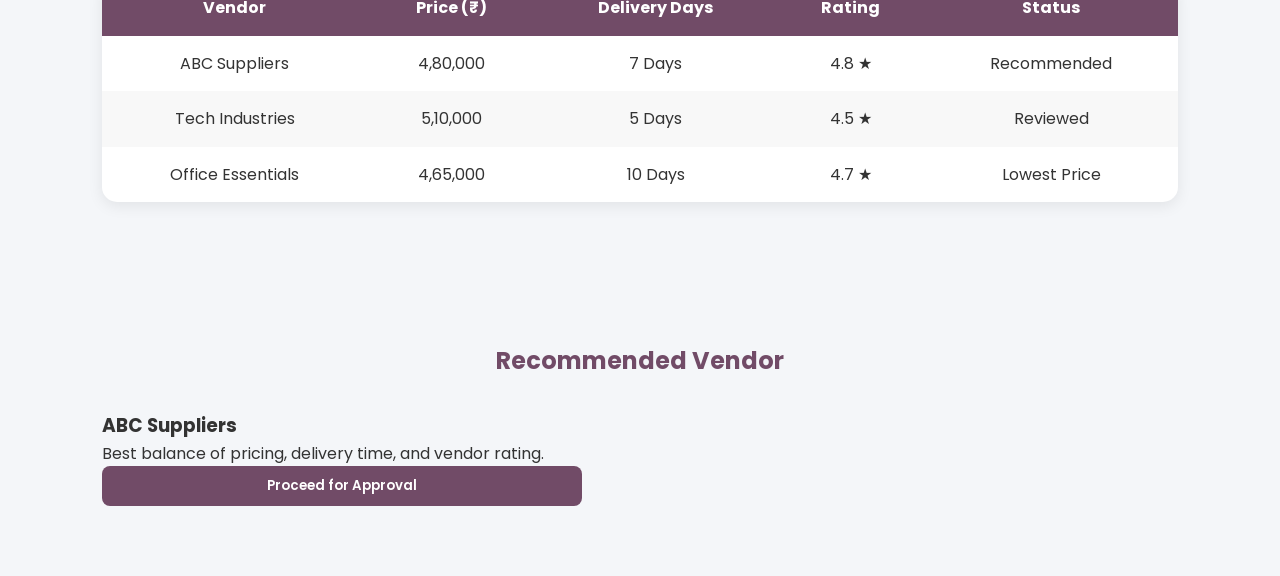
<file: quotations.html>
<!DOCTYPE html>
<html lang="en">
<head>
    <meta charset="UTF-8">
    <meta name="viewport" content="width=device-width, initial-scale=1.0">
    <title>Quotation Comparison | VendorBridge</title>

    <link rel="stylesheet" href="style.css">

    <link rel="stylesheet"
    href="https://cdnjs.cloudflare.com/ajax/libs/font-awesome/6.5.2/css/all.min.css">
</head>
<body>

    <!-- Navbar -->
    <nav>
        <h2>VendorBridge</h2>

        <ul>
            <li><a href="vendors.html">Vendors</a></li>
            <li><a href="rfq.html">RFQs</a></li>
            <li><a href="approval.html">Approvals</a></li>
            <li><a href="purchase-order.html">Purchase Orders</a></li>
        </ul>
    </nav>

    <!-- Header -->

    <section class="page-header">

        <h1>Quotation Management</h1>

        <p>
            Compare vendor quotations and select the best offer.
        </p>

    </section>

    <!-- Statistics -->

    <section class="quotation-stats">

        <div class="stat-card">
            <h3>28</h3>
            <p>Total Quotations</p>
        </div>

        <div class="stat-card">
            <h3>12</h3>
            <p>Pending Review</p>
        </div>

        <div class="stat-card">
            <h3>16</h3>
            <p>Compared</p>
        </div>

    </section>

    <!-- Quotation Submission Form -->

    <section class="quotation-form-section">

        <h2>Submit Quotation</h2>

        <form class="quotation-form">

            <input
                type="text"
                placeholder="Vendor Name"
                required>

            <input
                type="text"
                placeholder="RFQ ID"
                required>

            <input
                type="number"
                placeholder="Quoted Price (₹)"
                required>

            <input
                type="number"
                placeholder="Delivery Time (Days)"
                required>

            <textarea
                rows="4"
                placeholder="Notes / Comments"></textarea>

            <button type="submit">
                Submit Quotation
            </button>

        </form>

    </section>

    <!-- Comparison Table -->

    <section class="comparison-section">

        <h2>Quotation Comparison</h2>

        <table>

            <thead>

                <tr>
                    <th>Vendor</th>
                    <th>Price (₹)</th>
                    <th>Delivery Days</th>
                    <th>Rating</th>
                    <th>Status</th>
                </tr>

            </thead>

            <tbody>

                <tr>
                    <td>ABC Suppliers</td>
                    <td>4,80,000</td>
                    <td>7 Days</td>
                    <td>4.8 ★</td>
                    <td>Recommended</td>
                </tr>

                <tr>
                    <td>Tech Industries</td>
                    <td>5,10,000</td>
                    <td>5 Days</td>
                    <td>4.5 ★</td>
                    <td>Reviewed</td>
                </tr>

                <tr>
                    <td>Office Essentials</td>
                    <td>4,65,000</td>
                    <td>10 Days</td>
                    <td>4.7 ★</td>
                    <td>Lowest Price</td>
                </tr>

            </tbody>

        </table>

    </section>

    <!-- Selected Vendor -->

    <section class="selected-vendor">

        <h2>Recommended Vendor</h2>

        <div class="vendor-card">

            <h3>ABC Suppliers</h3>

            <p>
                Best balance of pricing, delivery time,
                and vendor rating.
            </p>

            <button>
                Proceed for Approval
            </button>

        </div>

    </section>

</body>
</html>
</file>
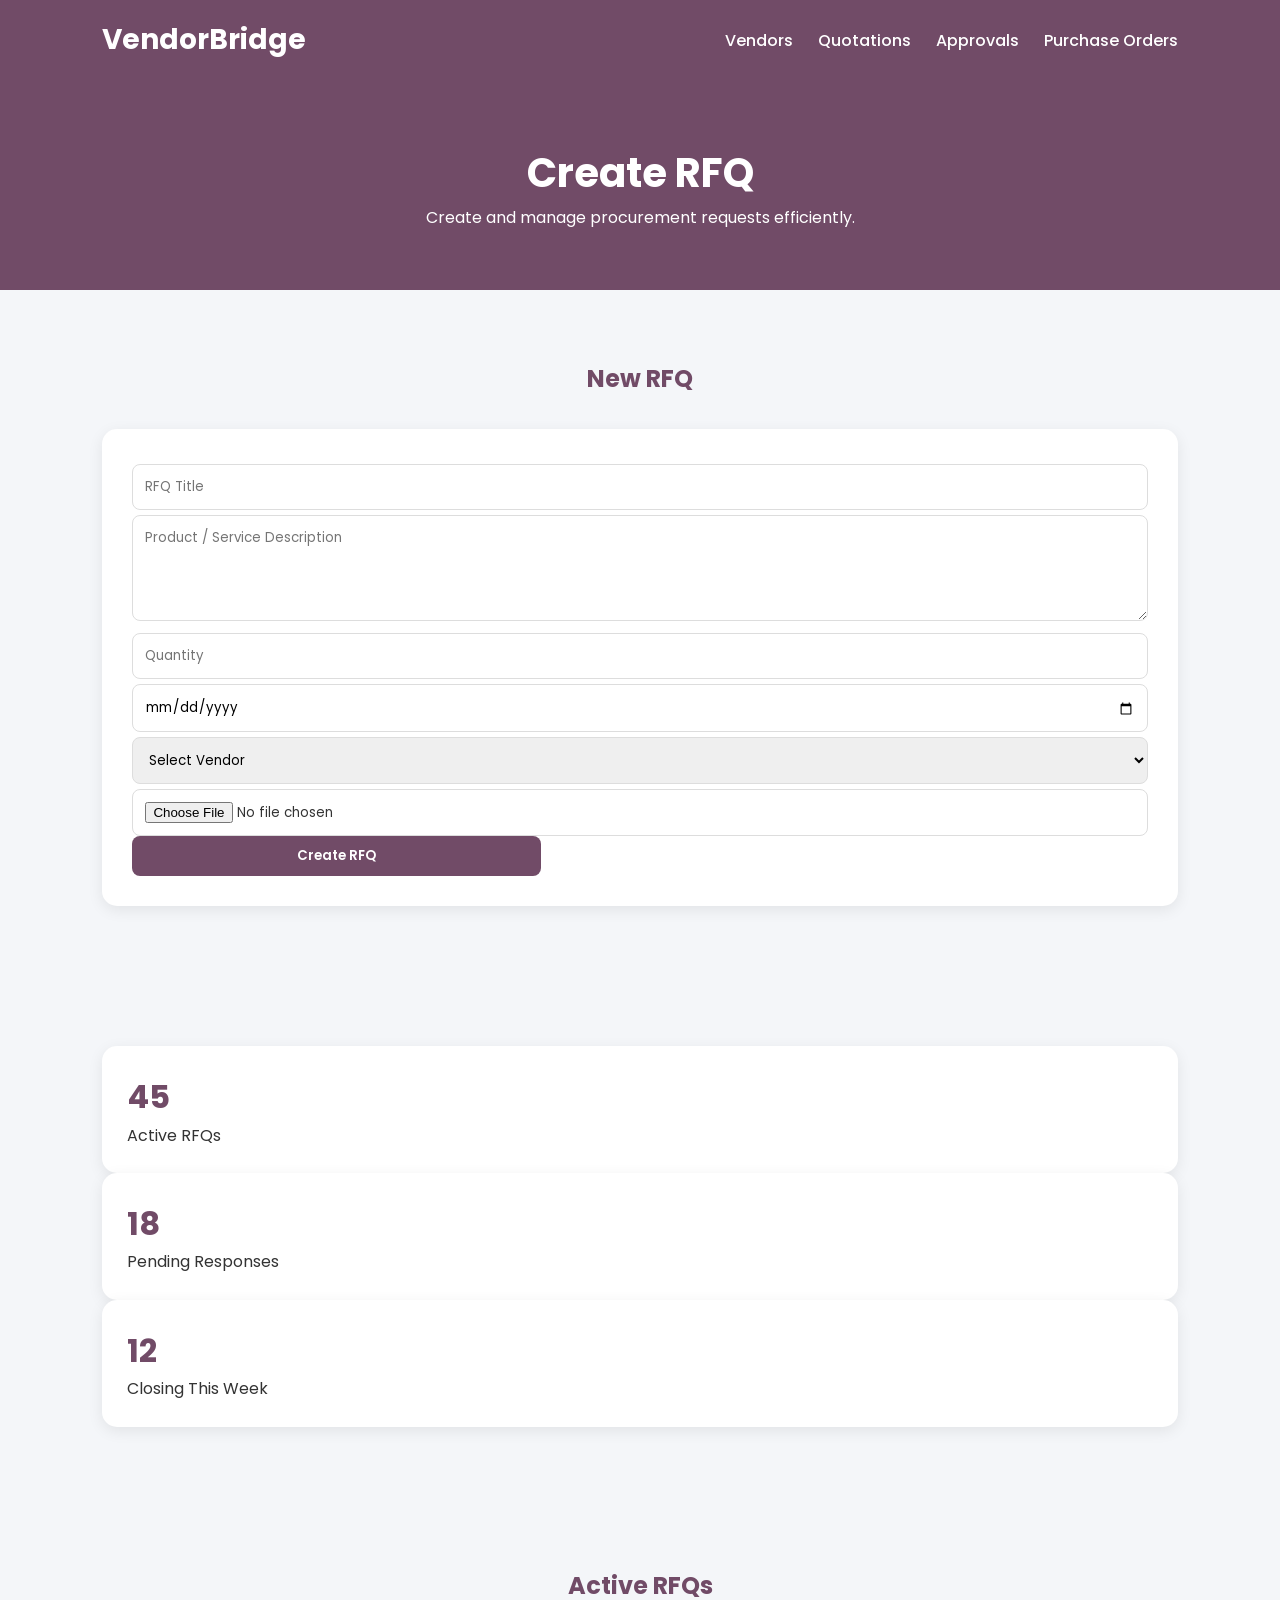
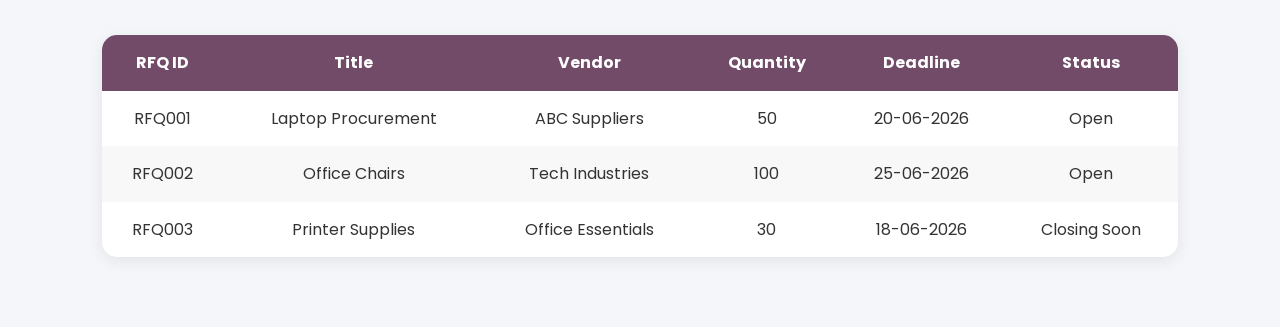
<file: rfq.html>
<!DOCTYPE html>
<html lang="en">
<head>
    <meta charset="UTF-8">
    <meta name="viewport" content="width=device-width, initial-scale=1.0">
    <title>RFQ Management | VendorBridge</title>

    <link rel="stylesheet" href="style.css">

    <link rel="stylesheet"
    href="https://cdnjs.cloudflare.com/ajax/libs/font-awesome/6.5.2/css/all.min.css">
</head>
<body>

    <!-- Navbar -->
    <nav>
        <h2>VendorBridge</h2>

        <ul>
            <li><a href="vendors.html">Vendors</a></li>
            <li><a href="quotations.html">Quotations</a></li>
            <li><a href="approval.html">Approvals</a></li>
            <li><a href="purchase-order.html">Purchase Orders</a></li>
        </ul>
    </nav>

    <!-- Header -->
    <section class="page-header">

        <h1>Create RFQ</h1>

        <p>
            Create and manage procurement requests efficiently.
        </p>

    </section>

    <!-- RFQ Form -->
    <section class="rfq-form-section">

        <h2>New RFQ</h2>

        <form class="rfq-form">

            <input
                type="text"
                placeholder="RFQ Title"
                required>

            <textarea
                rows="4"
                placeholder="Product / Service Description"
                required></textarea>

            <input
                type="number"
                placeholder="Quantity"
                required>

            <input
                type="date"
                required>

            <select required>
                <option>Select Vendor</option>
                <option>ABC Suppliers</option>
                <option>Tech Industries</option>
                <option>Office Essentials</option>
            </select>

            <input
                type="file">

            <button type="submit">
                Create RFQ
            </button>

        </form>

    </section>

    <!-- RFQ Statistics -->

    <section class="rfq-stats">

        <div class="stat-card">
            <h3>45</h3>
            <p>Active RFQs</p>
        </div>

        <div class="stat-card">
            <h3>18</h3>
            <p>Pending Responses</p>
        </div>

        <div class="stat-card">
            <h3>12</h3>
            <p>Closing This Week</p>
        </div>

    </section>

    <!-- RFQ Table -->

    <section class="rfq-table-section">

        <h2>Active RFQs</h2>

        <table>

            <thead>
                <tr>
                    <th>RFQ ID</th>
                    <th>Title</th>
                    <th>Vendor</th>
                    <th>Quantity</th>
                    <th>Deadline</th>
                    <th>Status</th>
                </tr>
            </thead>

            <tbody>

                <tr>
                    <td>RFQ001</td>
                    <td>Laptop Procurement</td>
                    <td>ABC Suppliers</td>
                    <td>50</td>
                    <td>20-06-2026</td>
                    <td>Open</td>
                </tr>

                <tr>
                    <td>RFQ002</td>
                    <td>Office Chairs</td>
                    <td>Tech Industries</td>
                    <td>100</td>
                    <td>25-06-2026</td>
                    <td>Open</td>
                </tr>

                <tr>
                    <td>RFQ003</td>
                    <td>Printer Supplies</td>
                    <td>Office Essentials</td>
                    <td>30</td>
                    <td>18-06-2026</td>
                    <td>Closing Soon</td>
                </tr>

            </tbody>

        </table>

    </section>

</body>
</html>
</file>
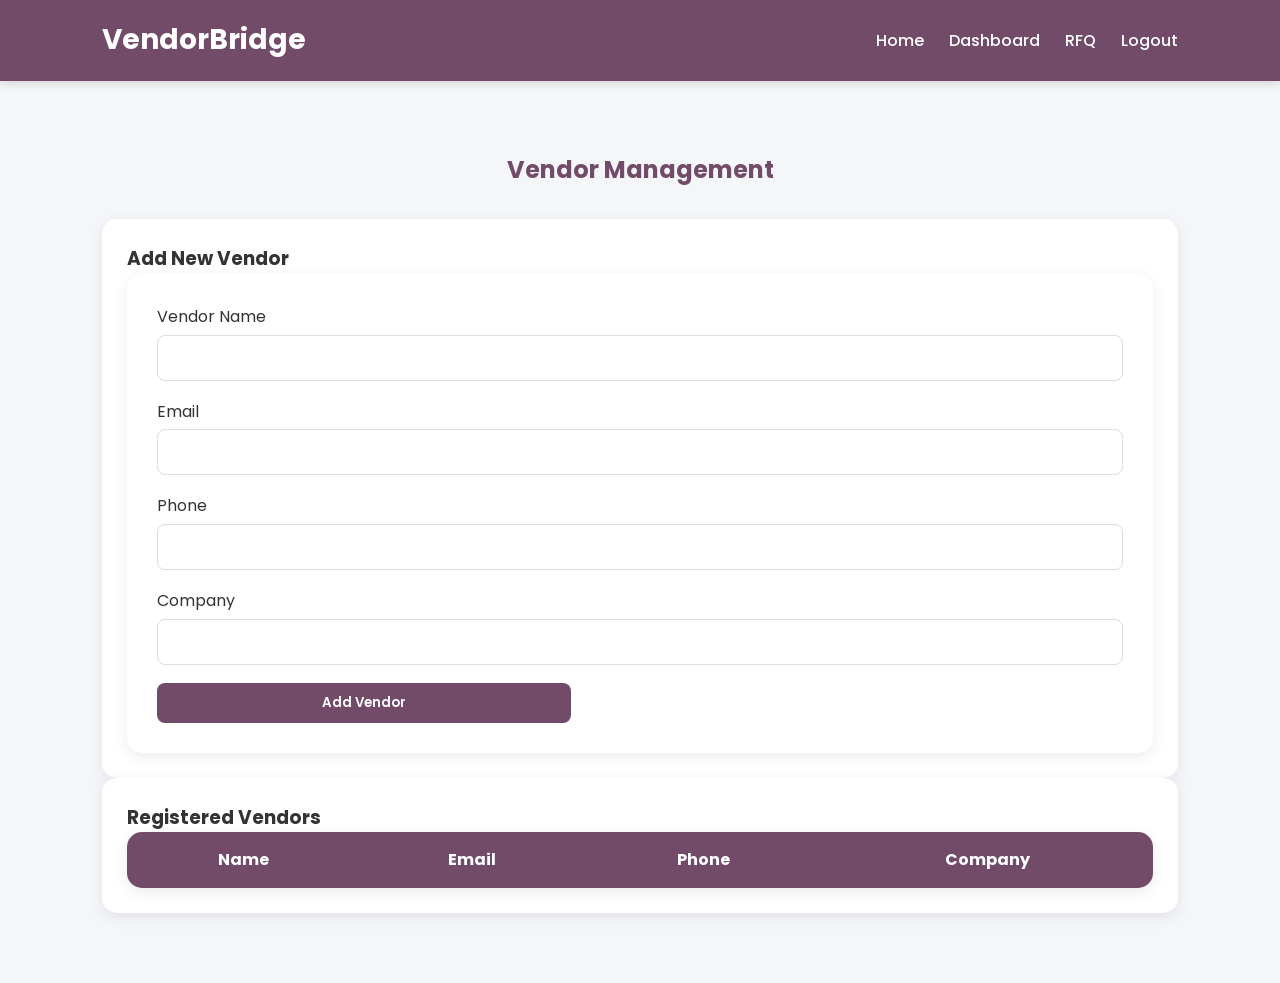
<file: vendor.html>
<!DOCTYPE html>
<html lang="en">
<head>
    <meta charset="UTF-8">
    <meta name="viewport" content="width=device-width, initial-scale=1.0">
    <title>Vendor Management - VendorBridge</title>

    <link rel="stylesheet" href="style.css">

    <link rel="stylesheet"
    href="https://cdnjs.cloudflare.com/ajax/libs/font-awesome/6.5.2/css/all.min.css">
</head>
<body>

<!-- Navbar -->
<nav>
    <div class="logo">
        <h2>VendorBridge</h2>
    </div>

    <ul>
        <li><a href="index.html">Home</a></li>
        <li><a href="#">Dashboard</a></li>
        <li><a href="#">RFQ</a></li>
        <li><a href="login.html">Logout</a></li>
    </ul>
</nav>

<!-- Vendor Section -->
<section class="vendor-section">

    <h2>Vendor Management</h2>

    <!-- Add Vendor -->
    <div class="vendor-form-card">

        <h3>Add New Vendor</h3>

        <form id="vendorForm">

            <div class="input-group">
                <label>Vendor Name</label>
                <input type="text" id="name" required>
            </div>

            <div class="input-group">
                <label>Email</label>
                <input type="email" id="email" required>
            </div>

            <div class="input-group">
                <label>Phone</label>
                <input type="text" id="phone" required>
            </div>

            <div class="input-group">
                <label>Company</label>
                <input type="text" id="company" required>
            </div>

            <button type="submit" class="login-btn">
                Add Vendor
            </button>

        </form>

    </div>

    <!-- Vendor List -->
    <div class="vendor-list-card">

        <h3>Registered Vendors</h3>

        <table>

            <thead>
                <tr>
                    <th>Name</th>
                    <th>Email</th>
                    <th>Phone</th>
                    <th>Company</th>
                </tr>
            </thead>

            <tbody id="vendorTable">
            </tbody>

        </table>

    </div>

</section>

<script>

const form = document.getElementById("vendorForm");
const table = document.getElementById("vendorTable");

// Load existing vendors
window.onload = () => {
    const vendors = JSON.parse(localStorage.getItem("vendors")) || [];
    vendors.forEach(addVendor);
};

form.addEventListener("submit", function(e) {
    e.preventDefault();

    const vendor = {
        name: document.getElementById("name").value,
        email: document.getElementById("email").value,
        phone: document.getElementById("phone").value,
        company: document.getElementById("company").value
    };

    addVendor(vendor);

    let vendors = JSON.parse(localStorage.getItem("vendors")) || [];
    vendors.push(vendor);
    localStorage.setItem("vendors", JSON.stringify(vendors));

    form.reset();
});

function addVendor(vendor) {
    const row = `
        <tr>
            <td>${vendor.name}</td>
            <td>${vendor.email}</td>
            <td>${vendor.phone}</td>
            <td>${vendor.company}</td>
        </tr>
    `;
    table.innerHTML += row;
}

</script>

</body>
</html>
</file>
<file: style.css>
@import url('https://fonts.googleapis.com/css2?family=Poppins:wght@300;400;500;600;700&display=swap');

*{
    margin:0;
    padding:0;
    box-sizing:border-box;
    font-family:'Poppins',sans-serif;
}

body{
    background:#f4f6f9;
    color:#333;
    line-height:1.6;
}

/* =========================
   NAVBAR
========================= */

nav{
    background:#714B67;
    color:white;
    padding:18px 8%;
    display:flex;
    justify-content:space-between;
    align-items:center;
    flex-wrap:wrap;
    box-shadow:0 2px 10px rgba(0,0,0,.15);
}

nav h2{
    font-size:28px;
}

nav ul{
    display:flex;
    list-style:none;
    gap:25px;
}

nav ul li a{
    text-decoration:none;
    color:white;
    font-weight:500;
    transition:.3s;
}

nav ul li a:hover{
    color:#ffd166;
}

/* =========================
   HERO SECTION
========================= */

.hero{
    min-height:90vh;
    display:flex;
    justify-content:center;
    align-items:center;
    text-align:center;
    background:linear-gradient(
    rgba(113,75,103,.9),
    rgba(113,75,103,.9));
    color:white;
    padding:40px;
}

.hero-content{
    max-width:800px;
}

.hero-content h1{
    font-size:3rem;
    margin-bottom:20px;
}

.hero-content p{
    margin-bottom:25px;
}

.hero button{
    padding:14px 30px;
    border:none;
    border-radius:8px;
    background:#ffd166;
    font-weight:600;
    cursor:pointer;
}

/* =========================
   PAGE HEADERS
========================= */

.page-header,
.dashboard-header{
    text-align:center;
    padding:60px 8%;
    background:#714B67;
    color:white;
}

.page-header h1,
.dashboard-header h1{
    font-size:2.5rem;
}

/* =========================
   SECTION
========================= */

section{
    padding:70px 8%;
}

section h2{
    text-align:center;
    color:#714B67;
    margin-bottom:30px;
}

/* =========================
   CARDS
========================= */

.card,
.role-card,
.stat-card,
.po-card,
.cost-card,
.vendor-form-card,
.vendor-list-card{
    background:white;
    border-radius:15px;
    padding:25px;
    box-shadow:0 4px 15px rgba(0,0,0,.08);
    transition:.3s;
}

.card:hover,
.role-card:hover,
.stat-card:hover{
    transform:translateY(-5px);
}

.feature-container,
.role-container,
.stats-container,
.dashboard-cards,
.approval-stats,
.po-stats{
    display:grid;
    grid-template-columns:repeat(auto-fit,minmax(250px,1fr));
    gap:25px;
}

.card i{
    font-size:40px;
    color:#714B67;
    margin-bottom:15px;
}

.stat-card h2,
.stat-card h3{
    color:#714B67;
    font-size:2rem;
}

/* =========================
   BUTTONS
========================= */

button,
.login-btn,
.signup-btn{
    background:#714B67;
    color:white;
    border:none;
    padding:10px 165px;
    border-radius:8px;
    cursor:pointer;
    font-weight:600;
    transition:.3s;
}

button:hover,
.login-btn:hover,
.signup-btn:hover{
    background:#5d3d55;
}

.approval-buttons{
    display:flex;
    gap:15px;
    justify-content:center;
}

.approval-buttons button:first-child{
    background:#28a745;
}

.approval-buttons button:last-child{
    background:#dc3545;
}

/* =========================
   TABLES
========================= */

table{
    width:100%;
    border-collapse:collapse;
    background:white;
    border-radius:15px;
    overflow:hidden;
    box-shadow:0 4px 15px rgba(0,0,0,.08);
}

thead{
    background:#714B67;
    color:white;
}

th,td{
    padding:15px;
    text-align:center;
}

tbody tr:nth-child(even){
    background:#f8f8f8;
}

tbody tr:hover{
    background:#f1e8ef;
}

/* =========================
   FORMS
========================= */

form,
.approval-form{
    background:white;
    padding:30px;
    border-radius:15px;
    box-shadow:0 4px 15px rgba(0,0,0,.08);
}

input,
select,
textarea{
    width:100%;
    padding:12px;
    border:1px solid #ddd;
    border-radius:8px;
    margin-top:5px;
}

.input-group{
    margin-bottom:18px;
}

input:focus,
select:focus,
textarea:focus{
    border-color:#714B67;
    outline:none;
}

/* =========================
   LOGIN PAGE
========================= */

.login-container{
    min-height:100vh;
    display:flex;
    justify-content:center;
    align-items:center;
    background:linear-gradient(
    rgba(113,75,103,.95),
    rgba(113,75,103,.95));
}

.login-card{
    width:500px;
    background:white;
    padding:35px;
    border-radius:15px;
    box-shadow:0 10px 30px rgba(0,0,0,.2);
}

.login-header{
    text-align:center;
    margin-bottom:25px;
}

.login-header h1{
    color:#714B67;
}

.options{
    display:flex;
    justify-content:space-between;
    margin-bottom:20px;
}

.divider{
    text-align:center;
    margin:20px 0;
}

/* =========================
   NOTIFICATIONS
========================= */

.notifications ul{
    list-style:none;
}

.notifications li{
    background:white;
    padding:15px;
    margin-bottom:12px;
    border-left:5px solid #714B67;
    border-radius:8px;
}

/* =========================
   TIMELINE
========================= */

.timeline-section ul{
    list-style:none;
}

.timeline-section li{
    background:white;
    padding:15px;
    margin-bottom:15px;
    border-left:5px solid #714B67;
    border-radius:10px;
    box-shadow:0 4px 10px rgba(0,0,0,.08);
}

/* =========================
   FOOTER
========================= */

footer{
    background:#222;
    color:white;
    text-align:center;
    padding:20px;
}

/* =========================
   RESPONSIVE
========================= */

@media(max-width:768px){

    nav{
        flex-direction:column;
        gap:15px;
    }

    nav ul{
        flex-wrap:wrap;
        justify-content:center;
    }

    .hero-content h1{
        font-size:2rem;
    }

    table{
        display:block;
        overflow-x:auto;
    }

    .login-card{
        width:90%;
    }

    .approval-buttons{
        flex-direction:column;
    }
}
</file>
